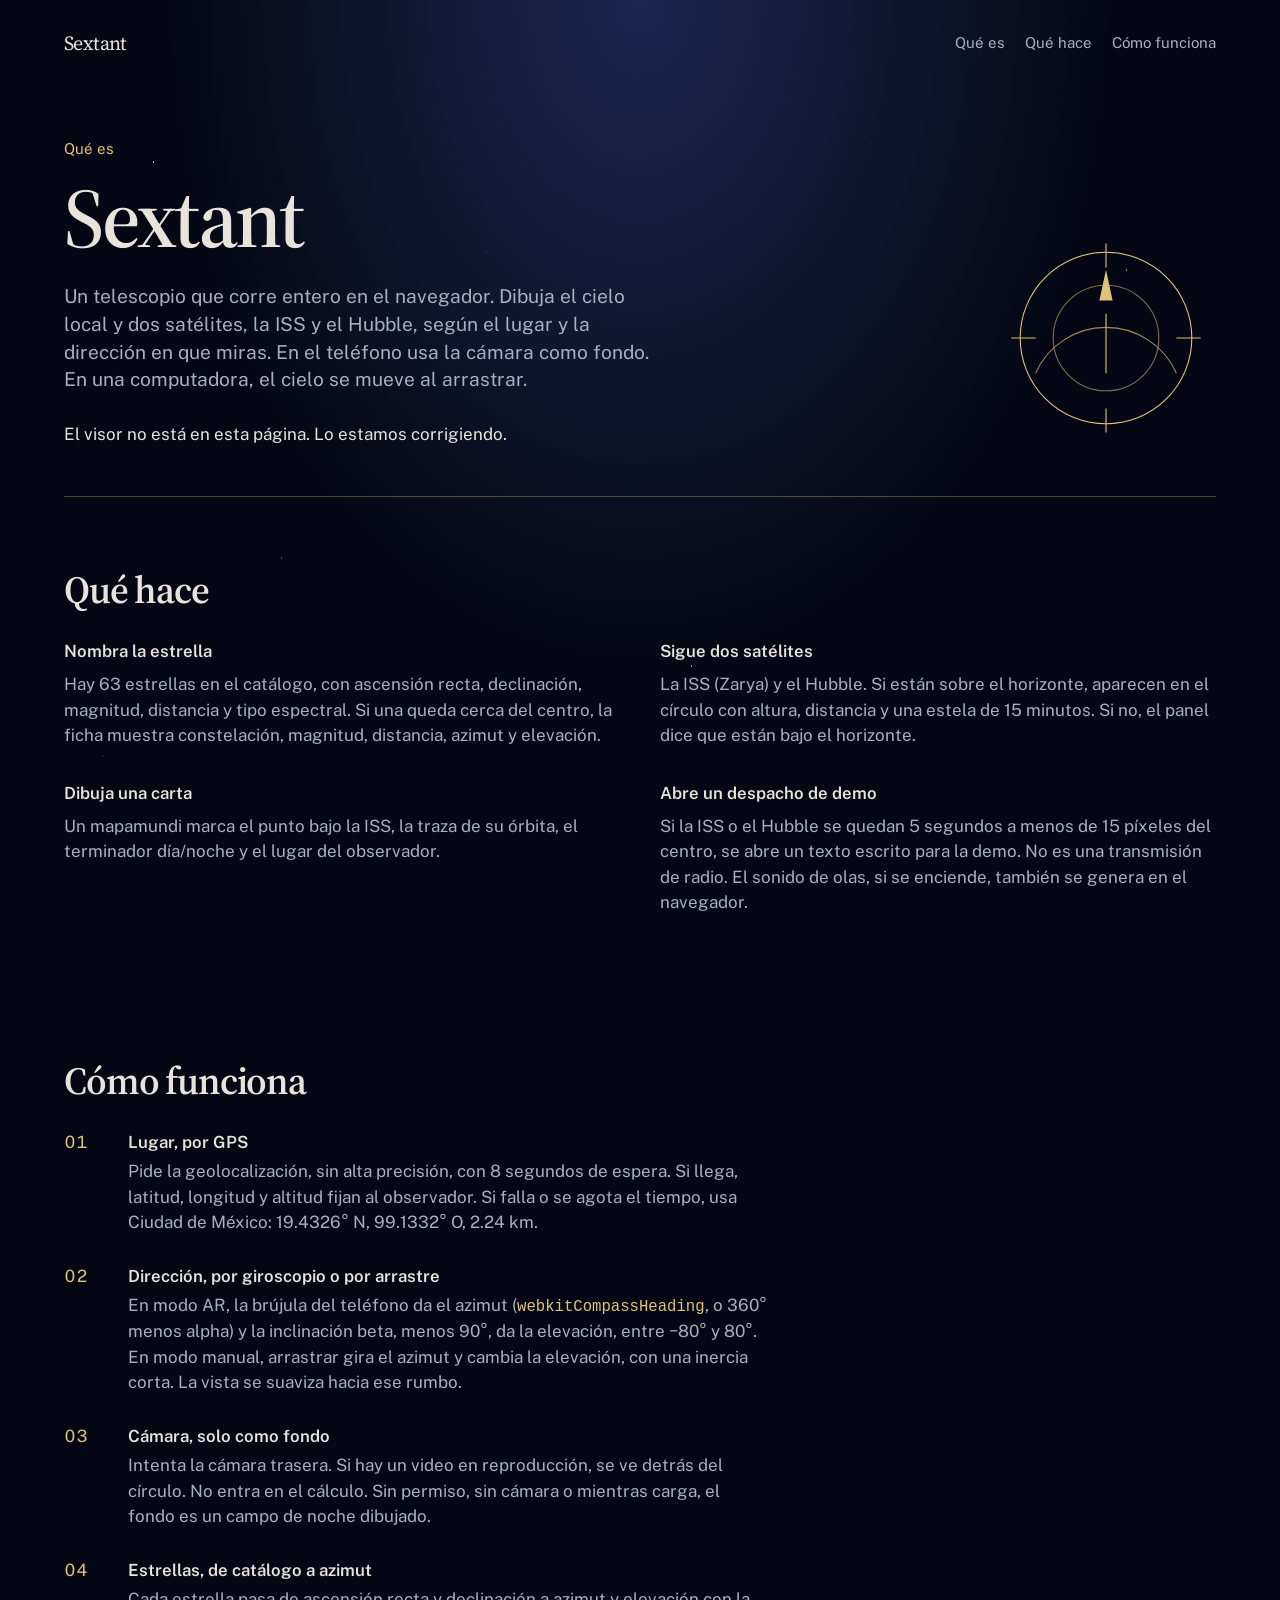
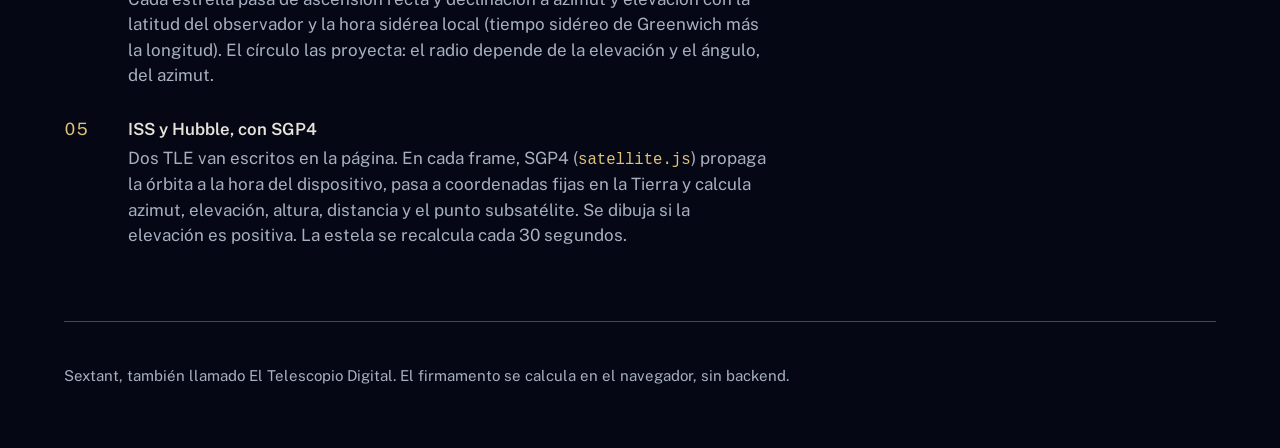
<file: index.html>
<!DOCTYPE html>
<html lang="es">
<head>
  <meta charset="UTF-8" />
  <meta name="viewport" content="width=device-width, initial-scale=1" />
  <meta name="theme-color" content="#050814" />
  <title>Sextant</title>
  <meta name="description" content="Sextant es un telescopio en el navegador. Calcula el cielo, la ISS y el Hubble con SGP4, sobre la cámara del teléfono o el arrastre en una computadora." />
  <link rel="icon" href="data:image/svg+xml,%3Csvg xmlns='http://www.w3.org/2000/svg' viewBox='0 0 32 32'%3E%3Ccircle cx='16' cy='16' r='11' fill='none' stroke='%23E0C27A' stroke-width='1.4'/%3E%3Cpath d='M16 5v4M16 23v4M5 16h4M23 16h4' stroke='%23E8E4DC' stroke-width='1.4'/%3E%3C/svg%3E" />
  <link rel="preconnect" href="https://fonts.googleapis.com" />
  <link rel="preconnect" href="https://fonts.gstatic.com" crossorigin />
  <link href="https://fonts.googleapis.com/css2?family=Public+Sans:wght@400;600&family=Source+Serif+4:opsz,wght@8..60,600&display=swap" rel="stylesheet" />
  <link rel="stylesheet" href="css/landing.css" />
</head>
<body>
  <a class="skip" href="#contenido">Saltar al contenido</a>
  <div class="wrap">
    <header>
      <a class="word" href="#contenido">Sextant</a>
      <nav aria-label="En esta página">
        <a href="#que-es">Qué es</a>
        <a href="#que-hace">Qué hace</a>
        <a href="#como">Cómo funciona</a>
      </nav>
    </header>

    <main id="contenido">
      <section class="hero" id="que-es" aria-labelledby="titulo">
        <div>
          <p class="kicker">Qué es</p>
          <h1 id="titulo">Sextant</h1>
          <p class="lede">
            Un telescopio que corre entero en el navegador. Dibuja el cielo local
            y dos satélites, la ISS y el Hubble, según el lugar y la dirección
            en que miras. En el teléfono usa la cámara como fondo. En una
            computadora, el cielo se mueve al arrastrar.
          </p>
          <p class="note">El visor no está en esta página. Lo estamos corrigiendo.</p>
        </div>
        <svg class="mark" viewBox="0 0 200 200" aria-hidden="true">
          <circle cx="100" cy="100" r="78" fill="none" stroke="currentColor" stroke-width="1"/>
          <circle cx="100" cy="100" r="48" fill="none" stroke="currentColor" stroke-width="1" opacity="0.55"/>
          <path d="M100 14v22M100 164v22M14 100h22M164 100h22" fill="none" stroke="currentColor" stroke-width="1"/>
          <path d="M100 38l6 28h-12z" fill="currentColor"/>
          <path d="M36 132a70 70 0 0 1 128 0" fill="none" stroke="currentColor" stroke-width="1" opacity="0.7"/>
          <path d="M100 132V78" fill="none" stroke="currentColor" stroke-width="1"/>
        </svg>
      </section>

      <hr class="rule" />

      <section id="que-hace" aria-labelledby="hace-titulo">
        <h2 id="hace-titulo">Qué hace</h2>
        <div class="grid">
          <article>
            <h3>Nombra la estrella</h3>
            <p>
              Hay 63 estrellas en el catálogo, con ascensión recta, declinación,
              magnitud, distancia y tipo espectral. Si una queda cerca del centro,
              la ficha muestra constelación, magnitud, distancia, azimut y elevación.
            </p>
          </article>
          <article>
            <h3>Sigue dos satélites</h3>
            <p>
              La ISS (Zarya) y el Hubble. Si están sobre el horizonte, aparecen
              en el círculo con altura, distancia y una estela de 15 minutos.
              Si no, el panel dice que están bajo el horizonte.
            </p>
          </article>
          <article>
            <h3>Dibuja una carta</h3>
            <p>
              Un mapamundi marca el punto bajo la ISS, la traza de su órbita,
              el terminador día/noche y el lugar del observador.
            </p>
          </article>
          <article>
            <h3>Abre un despacho de demo</h3>
            <p>
              Si la ISS o el Hubble se quedan 5 segundos a menos de 15 píxeles
              del centro, se abre un texto escrito para la demo. No es una
              transmisión de radio. El sonido de olas, si se enciende, también
              se genera en el navegador.
            </p>
          </article>
        </div>
      </section>

      <section id="como" aria-labelledby="como-titulo">
        <h2 id="como-titulo">Cómo funciona</h2>
        <div class="steps">
          <article>
            <span>01</span>
            <div>
              <h3>Lugar, por GPS</h3>
              <p>
                Pide la geolocalización, sin alta precisión, con 8 segundos de
                espera. Si llega, latitud, longitud y altitud fijan al observador.
                Si falla o se agota el tiempo, usa Ciudad de México: 19.4326° N,
                99.1332° O, 2.24 km.
              </p>
            </div>
          </article>
          <article>
            <span>02</span>
            <div>
              <h3>Dirección, por giroscopio o por arrastre</h3>
              <p>
                En modo AR, la brújula del teléfono da el azimut
                (<code>webkitCompassHeading</code>, o 360° menos alpha) y la
                inclinación beta, menos 90°, da la elevación, entre −80° y 80°.
                En modo manual, arrastrar gira el azimut y cambia la elevación,
                con una inercia corta. La vista se suaviza hacia ese rumbo.
              </p>
            </div>
          </article>
          <article>
            <span>03</span>
            <div>
              <h3>Cámara, solo como fondo</h3>
              <p>
                Intenta la cámara trasera. Si hay un video en reproducción,
                se ve detrás del círculo. No entra en el cálculo. Sin permiso,
                sin cámara o mientras carga, el fondo es un campo de noche dibujado.
              </p>
            </div>
          </article>
          <article>
            <span>04</span>
            <div>
              <h3>Estrellas, de catálogo a azimut</h3>
              <p>
                Cada estrella pasa de ascensión recta y declinación a azimut y
                elevación con la latitud del observador y la hora sidérea local
                (tiempo sidéreo de Greenwich más la longitud). El círculo las
                proyecta: el radio depende de la elevación y el ángulo, del azimut.
              </p>
            </div>
          </article>
          <article>
            <span>05</span>
            <div>
              <h3>ISS y Hubble, con SGP4</h3>
              <p>
                Dos TLE van escritos en la página. En cada frame, SGP4
                (<code>satellite.js</code>) propaga la órbita a la hora del
                dispositivo, pasa a coordenadas fijas en la Tierra y calcula
                azimut, elevación, altura, distancia y el punto subsatélite.
                Se dibuja si la elevación es positiva. La estela se recalcula
                cada 30 segundos.
              </p>
            </div>
          </article>
        </div>
      </section>
    </main>

    <hr class="rule" />
    <footer>
      <p>Sextant, también llamado El Telescopio Digital. El firmamento se calcula en el navegador, sin backend.</p>
    </footer>
  </div>
</body>
</html>
</file>
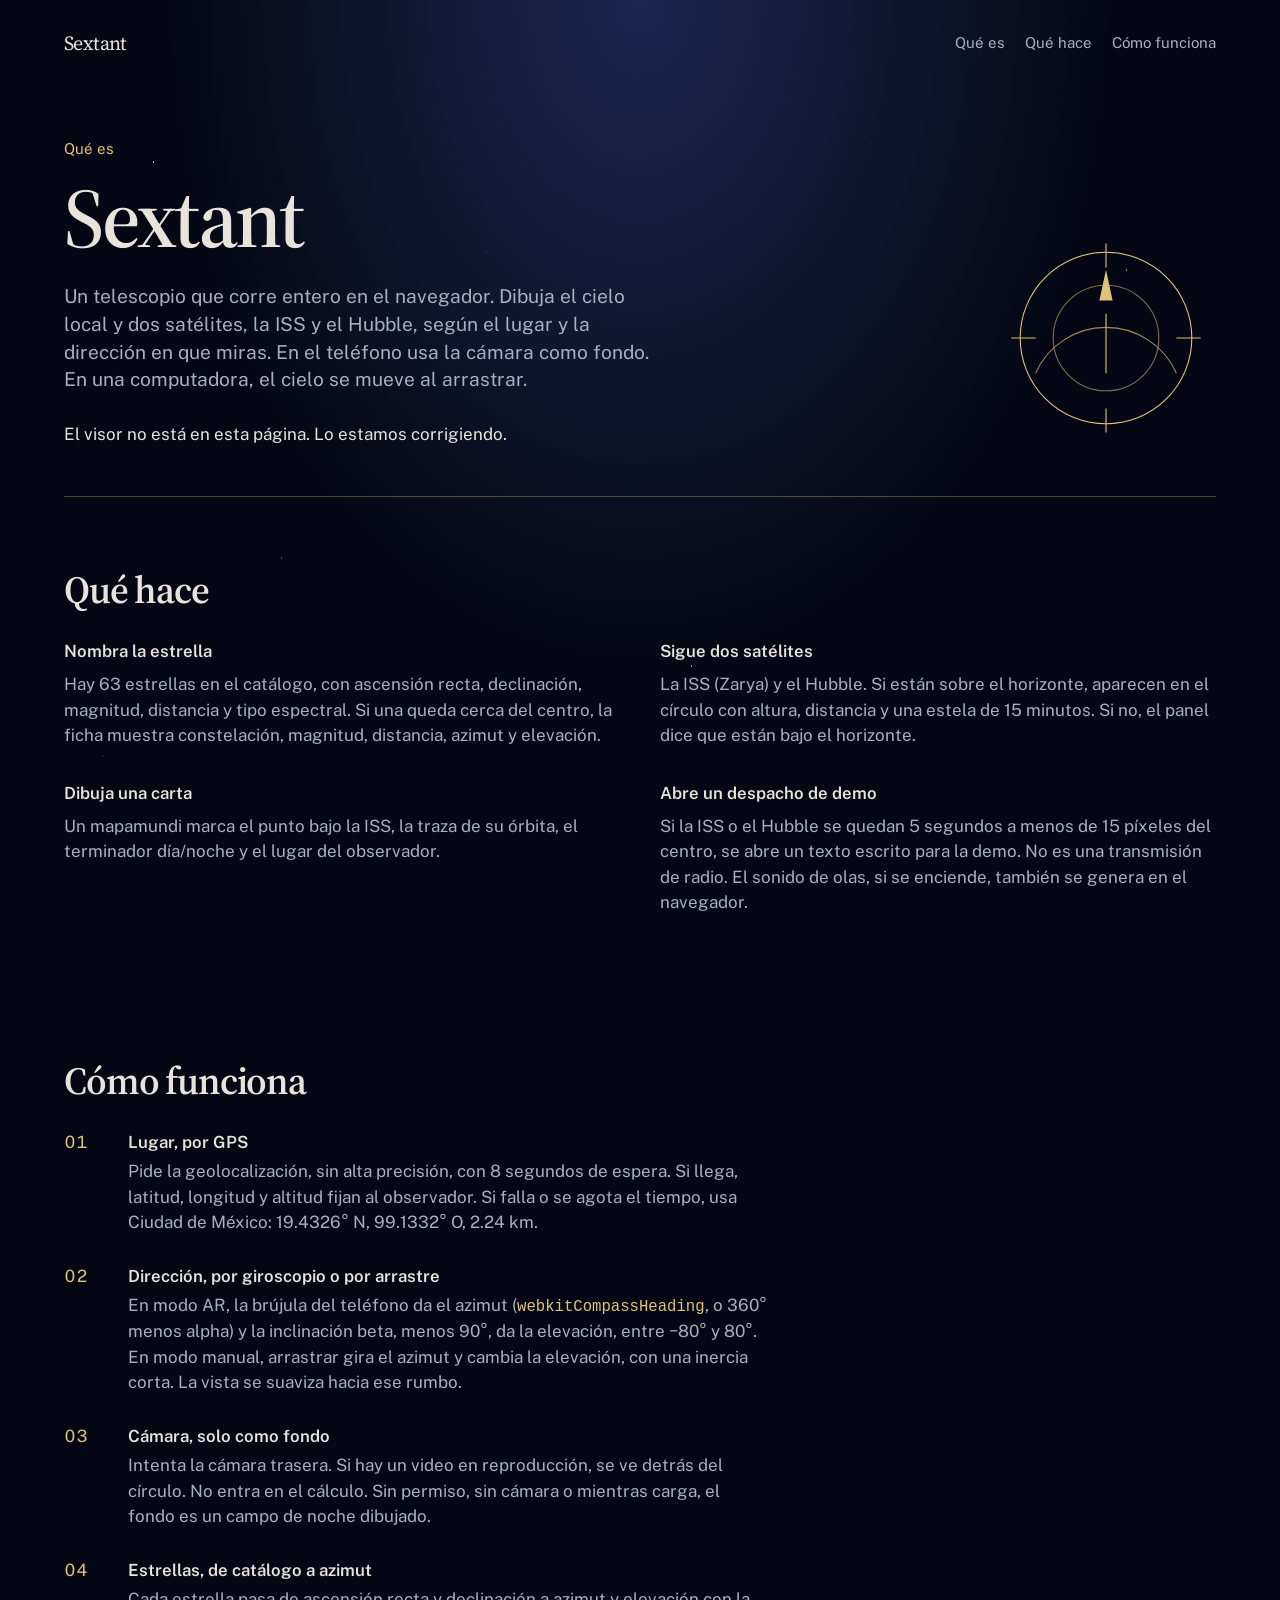
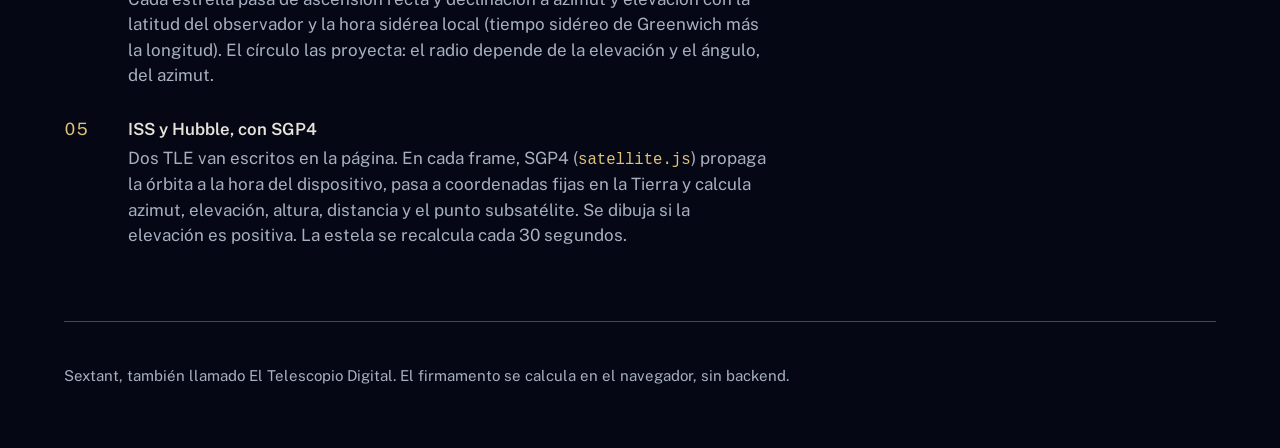
<file: slide-qr.html>
<!DOCTYPE html>
<html lang="es" hidden>
<head>
  <script src="js/config.js"></script>
  <script>
    if (window.SEXTANT && window.SEXTANT.visor === true) {
      document.documentElement.hidden = false;
    } else {
      location.replace('/');
    }
  </script>
  <meta charset="UTF-8" />
  <meta name="viewport" content="width=device-width, initial-scale=1" />
  <title>El Telescopio Digital</title>
  <link rel="preconnect" href="https://fonts.googleapis.com" />
  <link rel="preconnect" href="https://fonts.gstatic.com" crossorigin />
  <link href="https://fonts.googleapis.com/css2?family=Public+Sans:wght@400;500;600&family=Source+Serif+4:opsz,wght@8..60,600&display=swap" rel="stylesheet" />
  <style>
    :root {
      color-scheme: light;
      --page: #F6F0E4;
      --text: #1C1008;
      --text-2: #5C4636;
      --text-3: #6A5344;
      --line: #E4D5BC;
      --brass: #7A5B24;
      --font: "Public Sans", system-ui, sans-serif;
      --display: "Source Serif 4", Georgia, serif;
    }

    * { box-sizing: border-box; margin: 0; padding: 0; }

    html, body {
      min-height: 100%;
      background: var(--page);
      color: var(--text);
      font-family: var(--font);
    }

    main {
      min-height: 100dvh;
      display: flex;
      align-items: center;
      padding: 64px 24px;
    }

    .col {
      width: min(28rem, 100%);
      margin: 0 auto;
    }

    p.label {
      font-size: 0.9375rem;
      color: var(--text-3);
    }

    .mark {
      width: 28px;
      height: 28px;
      margin-bottom: 16px;
      color: var(--brass);
      display: block;
    }

    h1 {
      margin-top: 8px;
      font-family: var(--display);
      font-size: clamp(2rem, 6vw, 2.75rem);
      font-weight: 600;
      letter-spacing: -0.03em;
      line-height: 1.05;
      text-wrap: balance;
    }

    .desc {
      margin-top: 16px;
      max-width: 34em;
      font-size: 1.0625rem;
      line-height: 1.5;
      color: var(--text-2);
    }

    .qr-wrap {
      margin-top: 32px;
      width: min(240px, 70vw);
      padding: 12px;
      border: 1px solid var(--line);
      border-radius: 12px;
      background: var(--page);
    }

    .qr-wrap img {
      display: block;
      width: 100%;
      height: auto;
    }

    .url {
      margin-top: 16px;
      font-size: 0.9375rem;
      color: var(--text-2);
    }
  </style>
</head>
<body>
  <main>
    <div class="col">
      <svg class="mark" viewBox="0 0 32 32" aria-hidden="true">
        <circle cx="16" cy="16" r="11.5" fill="none" stroke="currentColor" stroke-width="1.2"/>
        <path d="M16 4.5v5M16 22.5v5M4.5 16h5M22.5 16h5" fill="none" stroke="currentColor" stroke-width="1.2"/>
        <path d="M16 8.2 17.15 14.8h-2.3z" fill="currentColor"/>
      </svg>
      <p class="label">TelescopioAR</p>
      <h1>El Telescopio Digital</h1>
      <p class="desc">
        Apunta al cielo, sigue la ISS en tiempo real y descifra la transmisión.
      </p>
      <figure class="qr-wrap">
        <img
          src="assets/qr-sextantar.jpeg"
          alt="Código QR hacia El Telescopio Digital"
          width="240"
          height="240"
        />
      </figure>
      <p class="url">sextantar.vercel.app</p>
    </div>
  </main>
</body>
</html>
</file>
<file: css/landing.css>
/* Sextant landing. Deep space, brass marks, no parchment. */

:root {
  color-scheme: dark;
  --bg: #050814;
  --bg-2: #0c1428;
  --text: #E8E4DC;
  --muted: #A8B0C0;
  --brass: #E0C27A;
  --line: rgba(224, 194, 122, 0.35);
  --display: "Source Serif 4", Georgia, serif;
  --font: "Public Sans", system-ui, sans-serif;
}

* { box-sizing: border-box; }

html { scroll-behavior: smooth; }

body {
  margin: 0;
  min-height: 100%;
  background: var(--bg);
  color: var(--text);
  font-family: var(--font);
  font-size: 1.0625rem;
  line-height: 1.5;
}

body::before {
  content: "";
  position: fixed;
  inset: 0;
  z-index: -1;
  pointer-events: none;
  background:
    radial-gradient(ellipse at 50% 0%, #1a2750 0%, transparent 52%),
    radial-gradient(1.2px 1.2px at 12% 18%, rgba(232, 228, 220, 0.8) 50%, transparent 52%),
    radial-gradient(1px 1px at 22% 62%, rgba(168, 176, 192, 0.7) 50%, transparent 52%),
    radial-gradient(1px 1px at 38% 28%, rgba(224, 194, 122, 0.7) 50%, transparent 52%),
    radial-gradient(1.3px 1.3px at 54% 74%, rgba(232, 228, 220, 0.65) 50%, transparent 52%),
    radial-gradient(1px 1px at 68% 16%, rgba(168, 176, 192, 0.6) 50%, transparent 52%),
    radial-gradient(1px 1px at 76% 48%, rgba(232, 228, 220, 0.55) 50%, transparent 52%),
    radial-gradient(1.2px 1.2px at 88% 30%, rgba(224, 194, 122, 0.65) 50%, transparent 52%),
    radial-gradient(1px 1px at 8% 84%, rgba(168, 176, 192, 0.5) 50%, transparent 52%),
    radial-gradient(1px 1px at 46% 90%, rgba(232, 228, 220, 0.45) 50%, transparent 52%),
    var(--bg);
}

a { color: var(--brass); text-underline-offset: 0.18em; }
a:hover { color: var(--text); }

:focus { outline: none; }
:focus-visible {
  outline: 2px solid var(--brass);
  outline-offset: 3px;
}

.skip {
  position: absolute;
  left: 16px;
  top: 8px;
  transform: translateY(-140%);
  background: var(--bg-2);
  color: var(--text);
  padding: 8px 12px;
  z-index: 2;
}

.skip:focus { transform: none; }

.wrap {
  width: min(72rem, calc(100% - 48px));
  margin: 0 auto;
}

header {
  display: flex;
  align-items: center;
  justify-content: space-between;
  gap: 24px;
  padding: 28px 0 8px;
}

.word {
  font-family: var(--display);
  font-size: 1.25rem;
  letter-spacing: -0.03em;
  color: var(--text);
  text-decoration: none;
}

nav {
  display: flex;
  flex-wrap: wrap;
  gap: 8px 20px;
}

nav a {
  color: var(--muted);
  text-decoration: none;
  font-size: 0.9375rem;
}

nav a:hover { color: var(--text); }

.hero {
  display: grid;
  grid-template-columns: minmax(0, 38rem) auto;
  gap: 48px;
  align-items: end;
  padding: 72px 0 48px;
}

h1 {
  margin: 16px 0 0;
  font-family: var(--display);
  font-weight: 600;
  font-size: clamp(3rem, 7vw, 5.25rem);
  line-height: 0.98;
  letter-spacing: -0.035em;
  text-wrap: balance;
}

.kicker {
  margin: 0;
  color: var(--brass);
  font-size: 0.9375rem;
}

.lede {
  max-width: 38em;
  margin: 24px 0 0;
  color: var(--muted);
  font-size: 1.2rem;
  line-height: 1.45;
}

.note {
  margin: 28px 0 0;
  max-width: 36em;
  color: var(--text);
}

.mark {
  width: min(220px, 34vw);
  height: auto;
  color: var(--brass);
  justify-self: end;
}

.rule {
  border: 0;
  border-top: 1px solid var(--line);
  margin: 0;
}

section { padding: 72px 0; }

h2 {
  margin: 0 0 28px;
  font-family: var(--display);
  font-size: clamp(1.8rem, 3vw, 2.4rem);
  font-weight: 600;
  letter-spacing: -0.03em;
  line-height: 1.1;
  text-wrap: balance;
}

.grid {
  display: grid;
  grid-template-columns: repeat(2, minmax(0, 1fr));
  gap: 32px 40px;
}

.grid h3 {
  margin: 0 0 8px;
  font-size: 1.05rem;
  font-weight: 600;
}

.grid p,
.steps p,
.chart p { margin: 0; color: var(--muted); }

.steps {
  display: grid;
  gap: 28px;
}

.steps article {
  display: grid;
  grid-template-columns: 3rem minmax(0, 40rem);
  gap: 16px;
  align-items: start;
}

.steps h3 {
  margin: 0 0 4px;
  font-size: 1.05rem;
  font-weight: 600;
}

code {
  font-family: ui-monospace, "SFMono-Regular", monospace;
  font-size: 0.92em;
  color: var(--brass);
}

.steps span {
  color: var(--brass);
  font-variant-numeric: tabular-nums;
}

.chart {
  display: grid;
  grid-template-columns: minmax(0, 34rem) auto;
  gap: 40px;
  align-items: center;
}

.chart svg {
  width: min(280px, 70vw);
  height: auto;
  color: var(--brass);
  justify-self: end;
}

footer {
  padding: 28px 0 48px;
  color: var(--muted);
  font-size: 0.9375rem;
}

@media (max-width: 800px) {
  .wrap { width: min(72rem, calc(100% - 32px)); }
  header { align-items: flex-start; flex-direction: column; }
  .hero, .chart { grid-template-columns: 1fr; }
  .mark, .chart svg { justify-self: start; }
  .grid { grid-template-columns: 1fr; }
  .hero { padding-top: 40px; }
  section { padding: 48px 0; }
}

@media (prefers-reduced-motion: reduce) {
  html { scroll-behavior: auto; }
}
</file>
